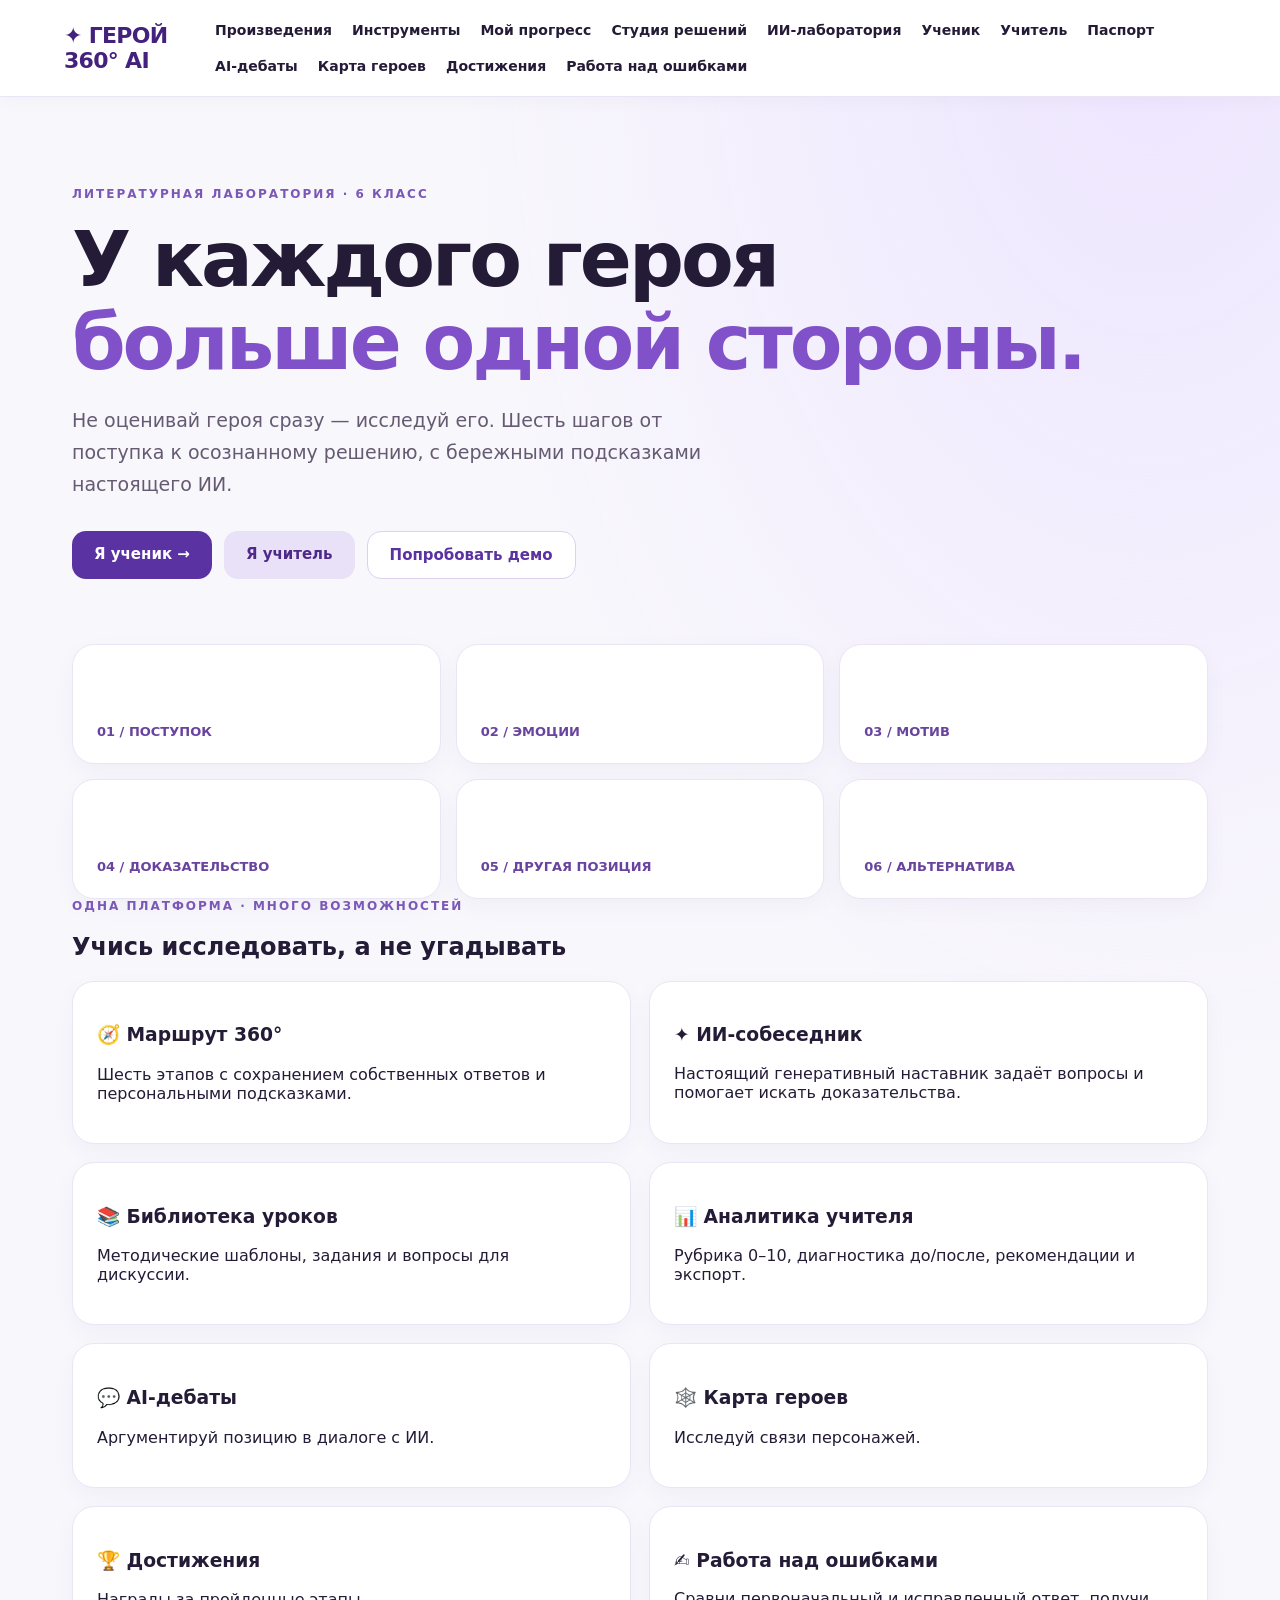
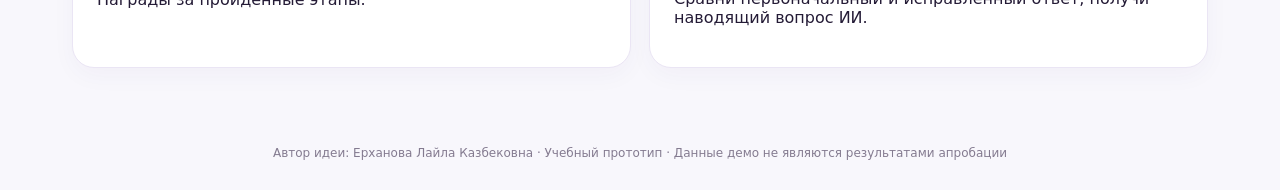
<file: index.html>
<!doctype html><html lang="ru"><head><meta charset="utf-8"><meta name="viewport" content="width=device-width,initial-scale=1"><meta name="theme-color" content="#39216d"><title>ГЕРОЙ 360° AI — литературная лаборатория</title><link rel="stylesheet" href="style.css"></head><body><header><a href="index.html" class="brand">✦ ГЕРОЙ <b>360° AI</b></a><nav><a href="works.html">Произведения</a><a href="library.html">Инструменты</a><a href="dashboard.html">Мой прогресс</a><a href="studio.html">Студия решений</a><a href="ai-lab.html">ИИ-лаборатория</a><a href="student.html">Ученик</a><a href="teacher-login.html">Учитель</a><a href="passport.html">Паспорт</a><a href="debate.html">AI-дебаты</a><a href="map.html">Карта героев</a><a href="awards.html">Достижения</a><a href="corrections.html">Работа над ошибками</a></nav></header><main class="hero"><div class="eyebrow">ЛИТЕРАТУРНАЯ ЛАБОРАТОРИЯ · 6 КЛАСС</div><h1>У каждого героя<br><em>больше одной стороны.</em></h1><p>Не оценивай героя сразу — исследуй его. Шесть шагов от поступка к осознанному решению, с бережными подсказками настоящего ИИ.</p><div class="actions"><a class="button" href="student.html">Я ученик →</a><a class="button secondary" href="teacher-login.html">Я учитель</a><a class="button ghost" href="student.html?demo=1">Попробовать демо</a></div><div class="hero-art"><span>01 / ПОСТУПОК</span><span>02 / ЭМОЦИИ</span><span>03 / МОТИВ</span><span>04 / ДОКАЗАТЕЛЬСТВО</span><span>05 / ДРУГАЯ ПОЗИЦИЯ</span><span>06 / АЛЬТЕРНАТИВА</span></div><section><div class="eyebrow">ОДНА ПЛАТФОРМА · МНОГО ВОЗМОЖНОСТЕЙ</div><h2>Учись исследовать, а не угадывать</h2><div class="grid"><a class="card" href="student.html"><h3>🧭 Маршрут 360°</h3><p>Шесть этапов с сохранением собственных ответов и персональными подсказками.</p></a><a class="card" href="ai-lab.html"><h3>✦ ИИ-собеседник</h3><p>Настоящий генеративный наставник задаёт вопросы и помогает искать доказательства.</p></a><a class="card" href="library.html"><h3>📚 Библиотека уроков</h3><p>Методические шаблоны, задания и вопросы для дискуссии.</p></a><a class="card" href="teacher-login.html"><h3>📊 Аналитика учителя</h3><p>Рубрика 0–10, диагностика до/после, рекомендации и экспорт.</p></a><a class="card" href="debate.html"><h3>💬 AI-дебаты</h3><p>Аргументируй позицию в диалоге с ИИ.</p></a><a class="card" href="map.html"><h3>🕸️ Карта героев</h3><p>Исследуй связи персонажей.</p></a><a class="card" href="awards.html"><h3>🏆 Достижения</h3><p>Награды за пройденные этапы.</p></a><a class="card" href="corrections.html"><h3>✍️ Работа над ошибками</h3><p>Сравни первоначальный и исправленный ответ, получи наводящий вопрос ИИ.</p></a></div></section></main><footer>Автор идеи: Ерханова Лайла Казбековна · Учебный прототип · Данные демо не являются результатами апробации</footer></body></html>
</file>
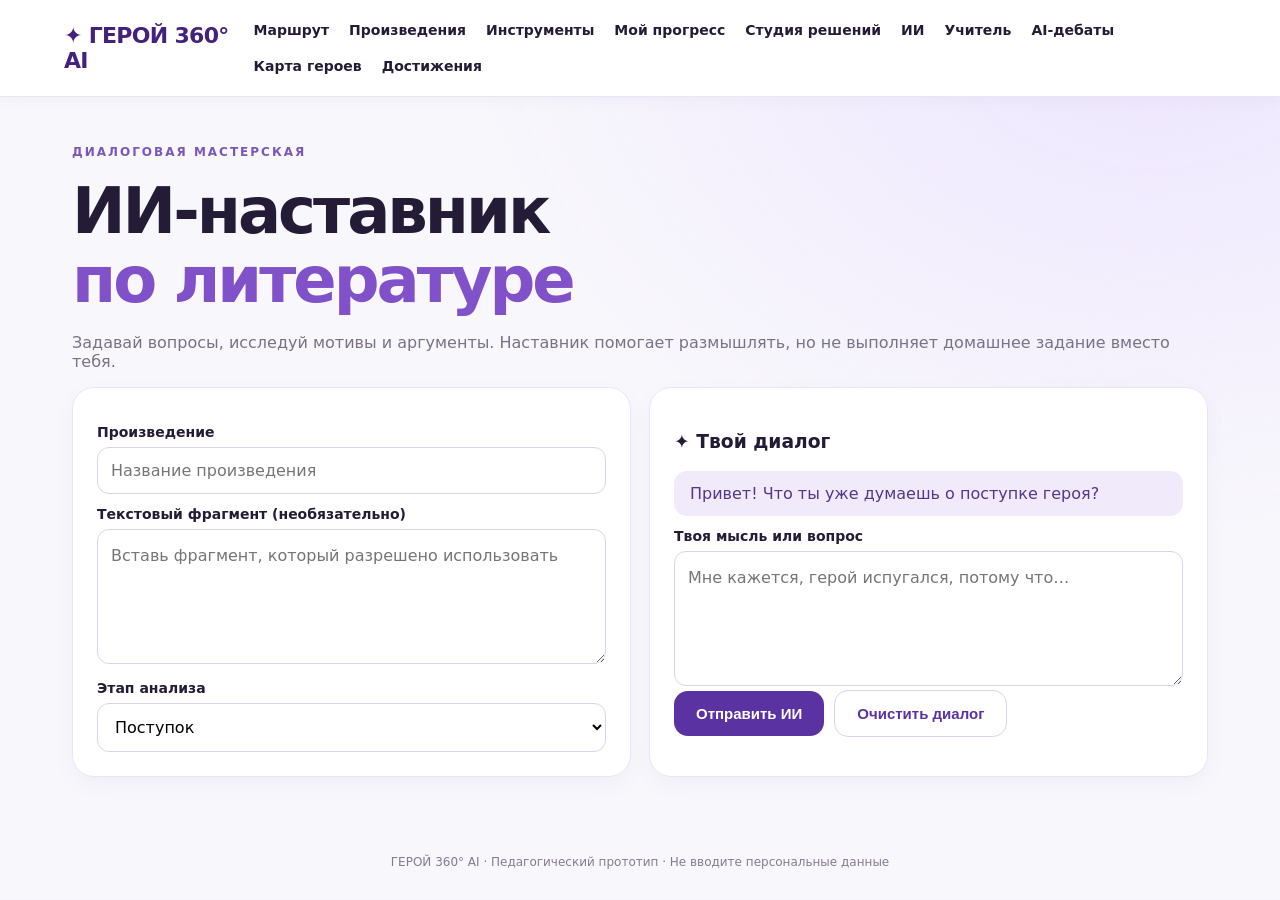
<file: ai-lab.html>
<!doctype html><html lang="ru"><head><meta charset="utf-8"><meta name="viewport" content="width=device-width,initial-scale=1"><title>ИИ-наставник — ГЕРОЙ 360° AI</title><link rel="stylesheet" href="style.css"></head><body><header><a class="brand" href="index.html">✦ ГЕРОЙ 360° AI</a><nav><a href="student.html">Маршрут</a><a href="works.html">Произведения</a><a href="library.html">Инструменты</a><a href="dashboard.html">Мой прогресс</a><a href="studio.html">Студия решений</a><a href="ai-lab.html">ИИ</a><a href="teacher.html">Учитель</a><a href="debate.html">AI-дебаты</a><a href="map.html">Карта героев</a><a href="awards.html">Достижения</a></nav></header><main><div class="eyebrow">ДИАЛОГОВАЯ МАСТЕРСКАЯ</div><h1 style="font-size:clamp(38px,5vw,64px)">ИИ-наставник<br><em>по литературе</em></h1><p class="muted">Задавай вопросы, исследуй мотивы и аргументы. Наставник помогает размышлять, но не выполняет домашнее задание вместо тебя.</p><div class="grid"><section class="card"><label for="work">Произведение</label><input id="work" placeholder="Название произведения"><label for="fragment">Текстовый фрагмент (необязательно)</label><textarea id="fragment" placeholder="Вставь фрагмент, который разрешено использовать"></textarea><label for="stage">Этап анализа</label><select id="stage"><option>Поступок</option><option>Эмоции</option><option>Мотив</option><option>Доказательство</option><option>Другая позиция</option><option>Альтернатива</option></select></section><section class="card"><h3>✦ Твой диалог</h3><div id="chatLog" class="stack" aria-live="polite"><div class="notice">Привет! Что ты уже думаешь о поступке героя?</div></div><label for="message">Твоя мысль или вопрос</label><textarea id="message" placeholder="Мне кажется, герой испугался, потому что…"></textarea><div class="row"><button id="send">Отправить ИИ</button><button class="ghost" id="clear">Очистить диалог</button></div></section></div></main><footer>ГЕРОЙ 360° AI · Педагогический прототип · Не вводите персональные данные</footer><script type="module" src="ai-lab.js"></script></body></html>
</file>
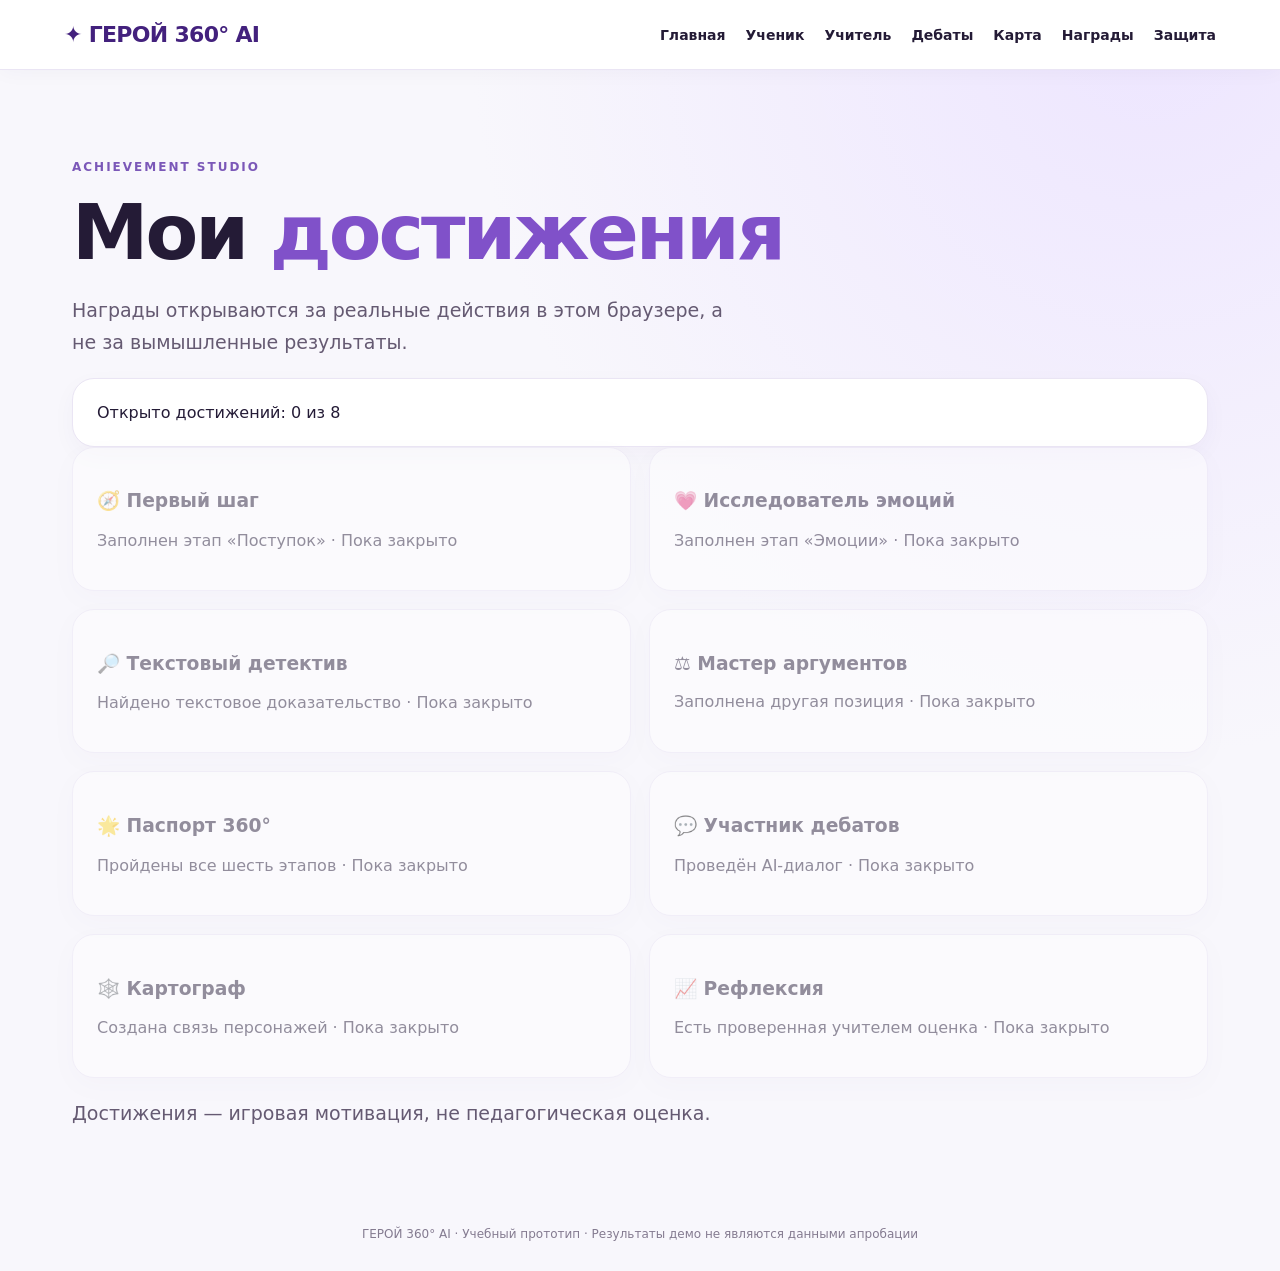
<file: awards.html>
<!doctype html><html lang="ru"><head><meta charset="utf-8"><meta name="viewport" content="width=device-width,initial-scale=1"><title>ГЕРОЙ 360° AI</title><link rel="stylesheet" href="style.css"></head><body><header><a class="brand" href="index.html">✦ ГЕРОЙ <b>360° AI</b></a><nav><a href="index.html">Главная</a><a href="student.html">Ученик</a><a href="teacher.html">Учитель</a><a href="debate.html">Дебаты</a><a href="map.html">Карта</a><a href="awards.html">Награды</a><a href="showcase.html">Защита</a></nav></header><main class="hero"><div class="eyebrow">ACHIEVEMENT STUDIO</div><h1>Мои <em>достижения</em></h1><p>Награды открываются за реальные действия в этом браузере, а не за вымышленные результаты.</p><div id="stats" class="card"></div><div id="badges" class="grid"></div><p class="small">Достижения — игровая мотивация, не педагогическая оценка.</p><script type="module" src="awards.js"></script></main><footer>ГЕРОЙ 360° AI · Учебный прототип · Результаты демо не являются данными апробации</footer></body></html>
</file>
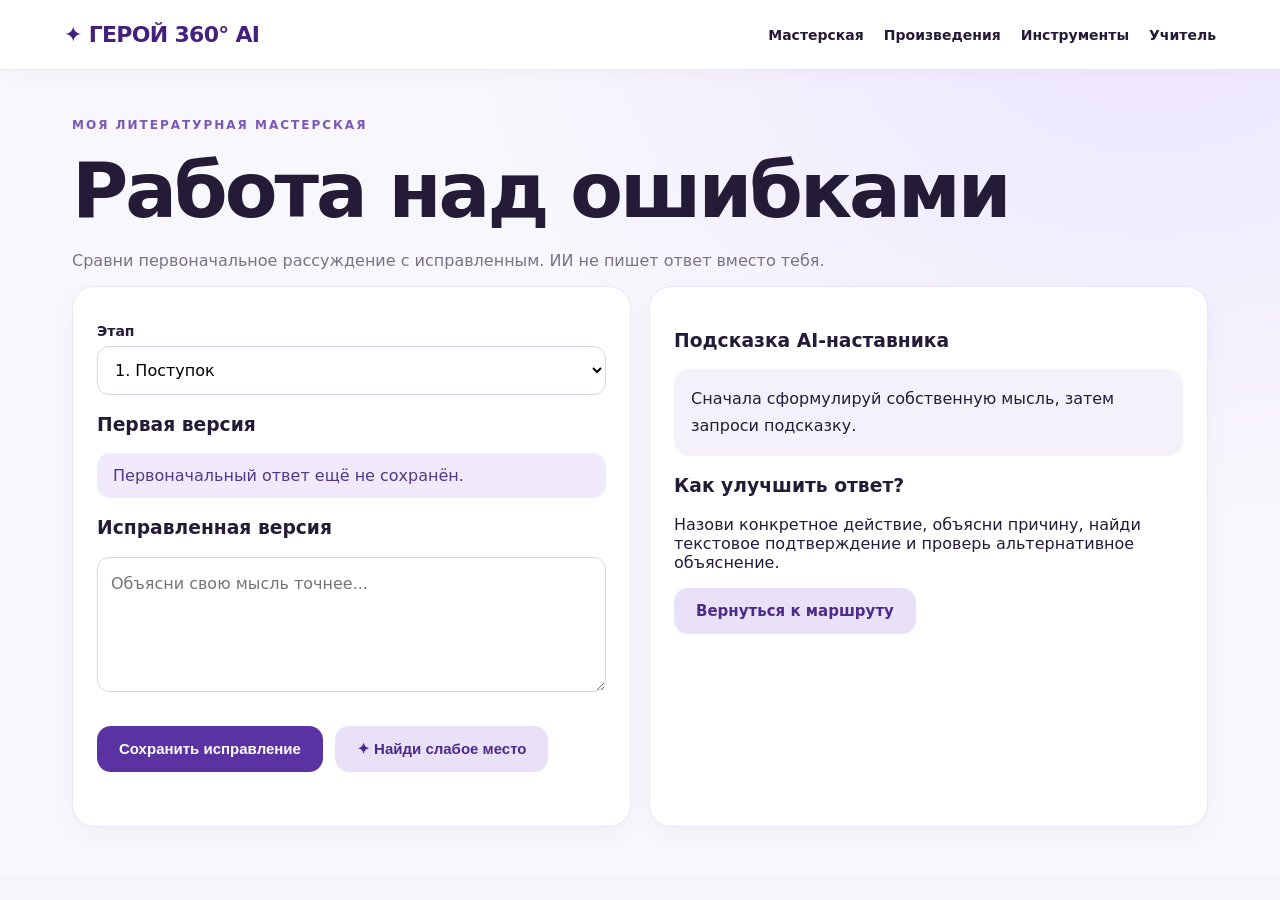
<file: corrections.html>
<!doctype html><html lang="ru"><head><meta charset="utf-8"><meta name="viewport" content="width=device-width,initial-scale=1"><title>Работа над ошибками — ГЕРОЙ 360° AI</title><link rel="stylesheet" href="style.css"></head><body><header><a class="brand" href="index.html">✦ ГЕРОЙ 360° AI</a><nav><a href="student.html">Мастерская</a><a href="works.html">Произведения</a><a href="library.html">Инструменты</a><a href="teacher.html">Учитель</a></nav></header><main><div class="eyebrow">МОЯ ЛИТЕРАТУРНАЯ МАСТЕРСКАЯ</div><h1>Работа над ошибками</h1><p class="muted">Сравни первоначальное рассуждение с исправленным. ИИ не пишет ответ вместо тебя.</p><div class="grid"><section class="card"><label>Этап</label><select id="stage"></select><h3>Первая версия</h3><div id="original" class="notice"></div><h3>Исправленная версия</h3><textarea id="corrected" placeholder="Объясни свою мысль точнее..."></textarea><div class="actions"><button id="save">Сохранить исправление</button><button class="secondary" id="hint">✦ Найди слабое место</button></div><p id="status" aria-live="polite"></p></section><section class="card"><h3>Подсказка AI-наставника</h3><div id="aiOutput" class="output">Сначала сформулируй собственную мысль, затем запроси подсказку.</div><h3>Как улучшить ответ?</h3><p>Назови конкретное действие, объясни причину, найди текстовое подтверждение и проверь альтернативное объяснение.</p><a class="button secondary" href="student.html">Вернуться к маршруту</a></section></div></main><script type="module" src="corrections.js"></script></body></html>
</file>
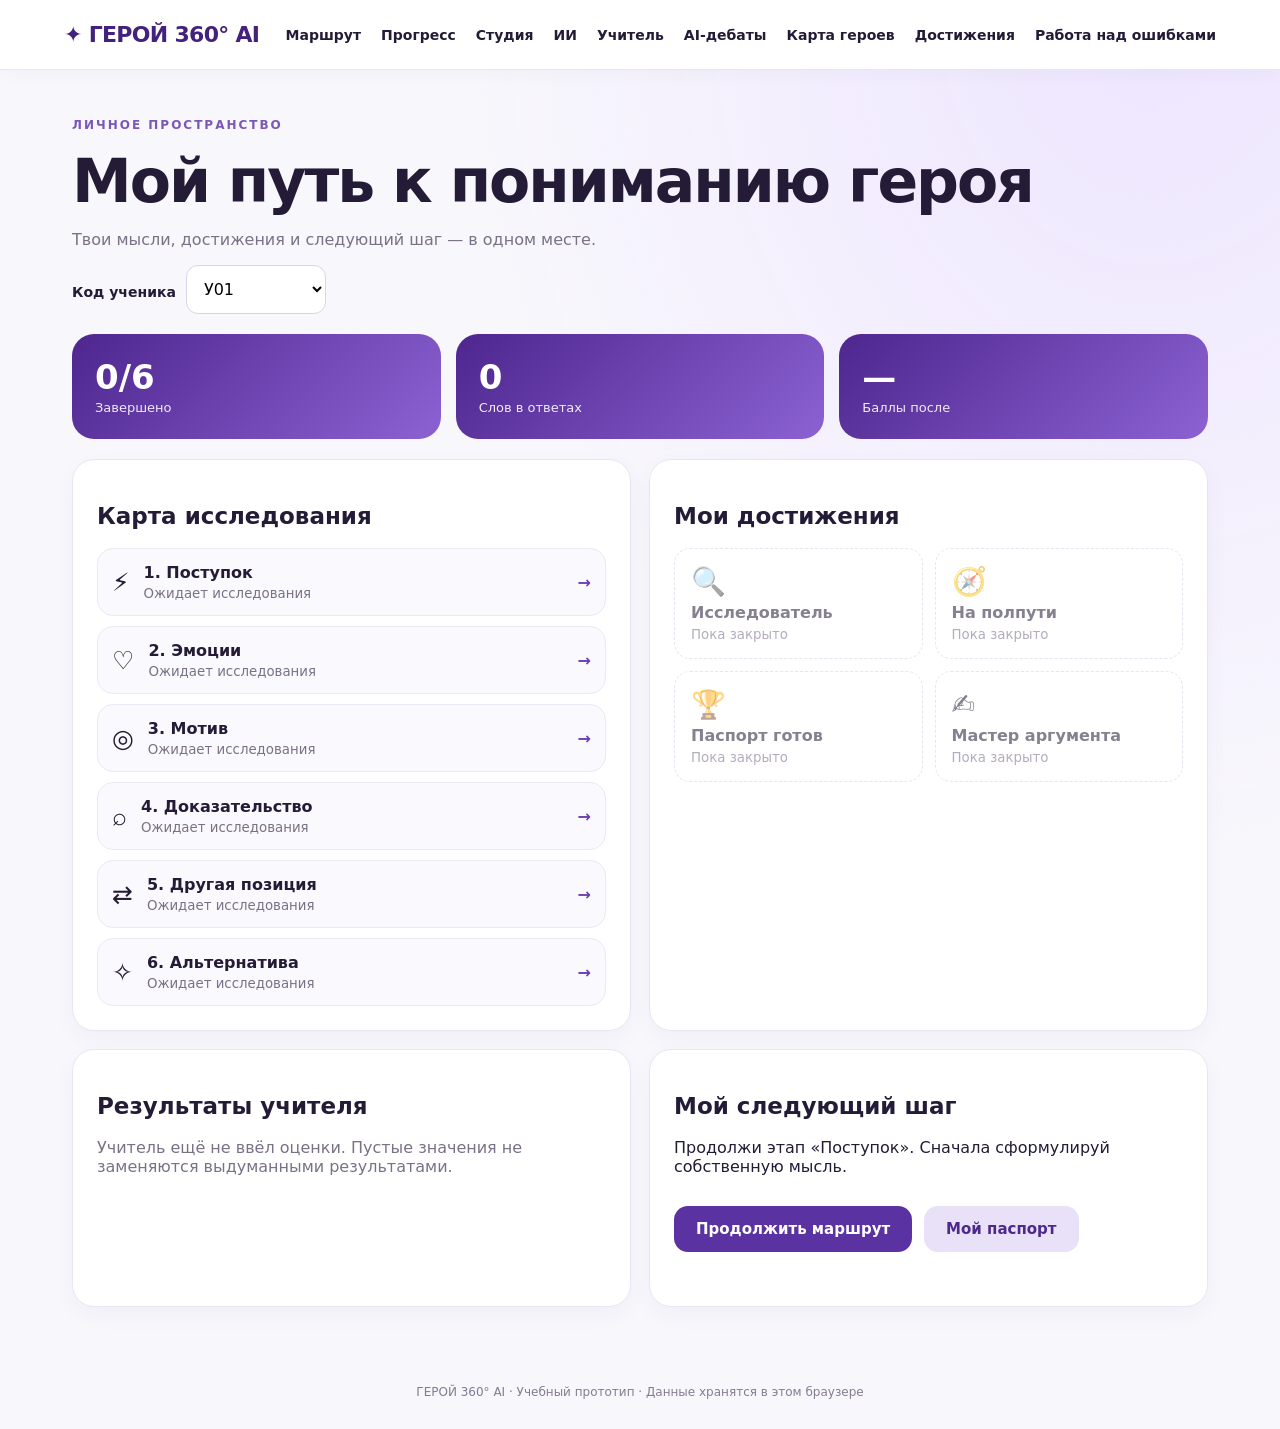
<file: dashboard.html>
<!doctype html><html lang="ru"><head><meta charset="utf-8"><meta name="viewport" content="width=device-width,initial-scale=1"><meta name="theme-color" content="#39216d"><link rel="stylesheet" href="style.css"><title>Мой прогресс — ГЕРОЙ 360° AI</title></head><body><header><a href="index.html" class="brand">✦ ГЕРОЙ <b>360° AI</b></a><nav><a href="student.html">Маршрут</a><a href="dashboard.html">Прогресс</a><a href="studio.html">Студия</a><a href="ai-lab.html">ИИ</a><a href="teacher.html">Учитель</a><a href="debate.html">AI-дебаты</a><a href="map.html">Карта героев</a><a href="awards.html">Достижения</a><a href="corrections.html">Работа над ошибками</a></nav></header><main><div class="eyebrow">ЛИЧНОЕ ПРОСТРАНСТВО</div><h1 class="page-heading">Мой путь к пониманию героя</h1><p class="muted">Твои мысли, достижения и следующий шаг — в одном месте.</p><div class="row"><label for="profile">Код ученика</label><select id="profile" style="max-width:140px"></select></div><div class="stats" id="metrics"></div><div class="grid"><section class="card"><h2>Карта исследования</h2><div id="map" class="journey"></div></section><section class="card"><h2>Мои достижения</h2><div id="awards" class="award-grid"></div></section><section class="card"><h2>Результаты учителя</h2><div id="evaluation"></div></section><section class="card"><h2>Мой следующий шаг</h2><p id="nextTask"></p><div class="actions"><a class="button" href="student.html">Продолжить маршрут</a><a class="button secondary" href="passport.html">Мой паспорт</a></div></section></div></main><footer>ГЕРОЙ 360° AI · Учебный прототип · Данные хранятся в этом браузере</footer><script type="module" src="dashboard.js"></script></body></html>
</file>
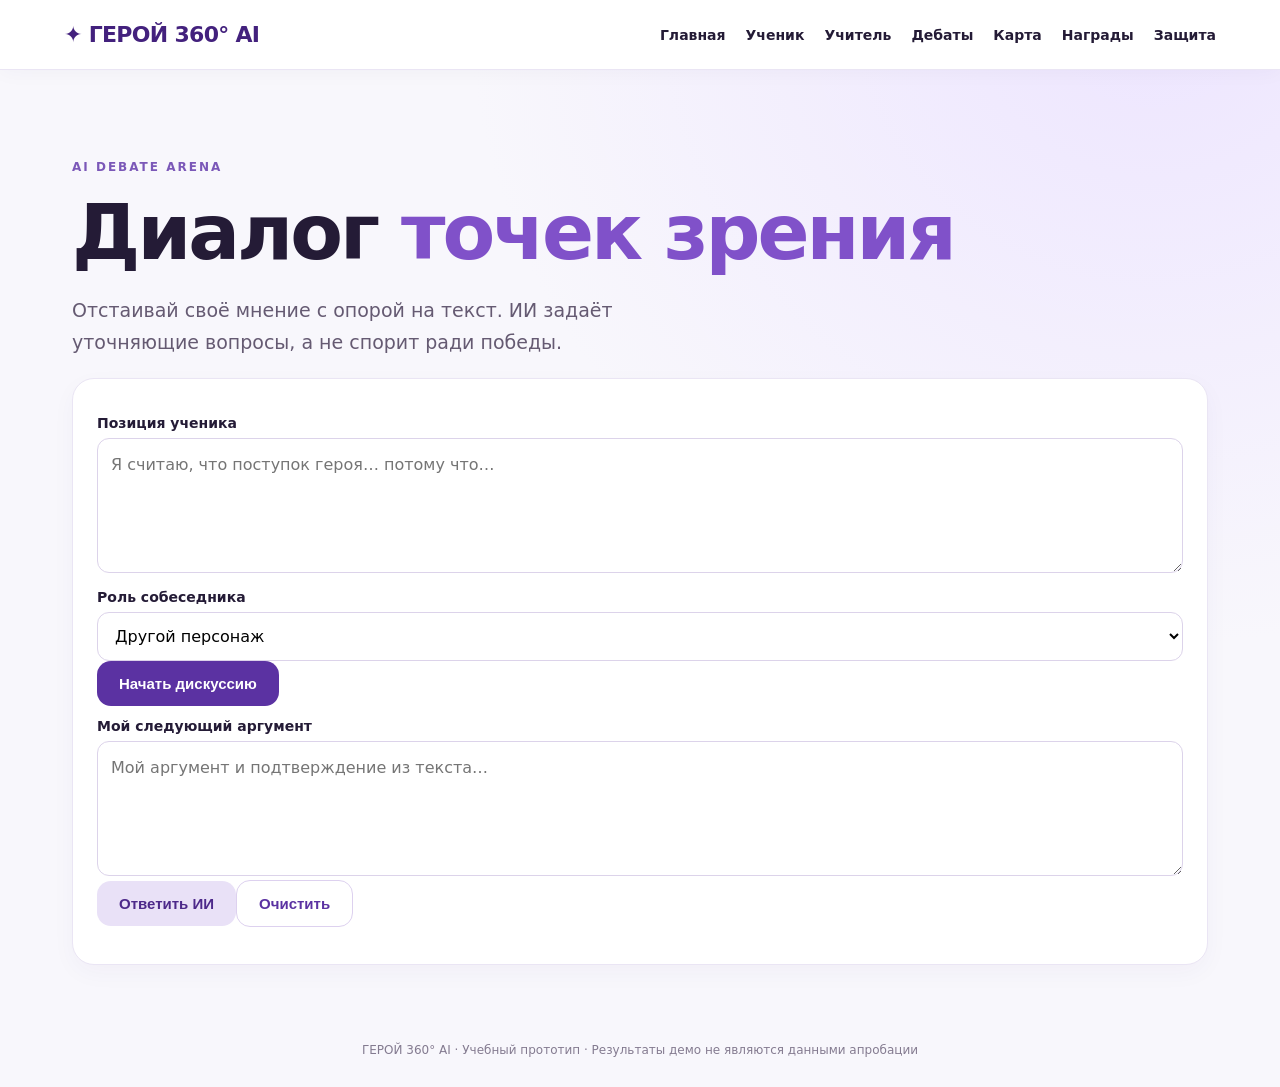
<file: debate.html>
<!doctype html><html lang="ru"><head><meta charset="utf-8"><meta name="viewport" content="width=device-width,initial-scale=1"><title>ГЕРОЙ 360° AI</title><link rel="stylesheet" href="style.css"></head><body><header><a class="brand" href="index.html">✦ ГЕРОЙ <b>360° AI</b></a><nav><a href="index.html">Главная</a><a href="student.html">Ученик</a><a href="teacher.html">Учитель</a><a href="debate.html">Дебаты</a><a href="map.html">Карта</a><a href="awards.html">Награды</a><a href="showcase.html">Защита</a></nav></header><main class="hero"><div class="eyebrow">AI DEBATE ARENA</div><h1>Диалог <em>точек зрения</em></h1><p>Отстаивай своё мнение с опорой на текст. ИИ задаёт уточняющие вопросы, а не спорит ради победы.</p><div class="card"><label>Позиция ученика</label><textarea id="thesis" rows="3" placeholder="Я считаю, что поступок героя… потому что…"></textarea><label>Роль собеседника</label><select id="role"><option>Другой персонаж</option><option>Внимательный читатель</option><option>Литературный критик</option></select><button id="start" class="button">Начать дискуссию</button><div id="log" aria-live="polite"></div><label>Мой следующий аргумент</label><textarea id="reply" rows="3" placeholder="Мой аргумент и подтверждение из текста…"></textarea><button id="send" class="button secondary">Ответить ИИ</button><button id="reset" class="button ghost">Очистить</button><p id="status" class="small"></p></div><script type="module" src="debate.js"></script></main><footer>ГЕРОЙ 360° AI · Учебный прототип · Результаты демо не являются данными апробации</footer></body></html>
</file>
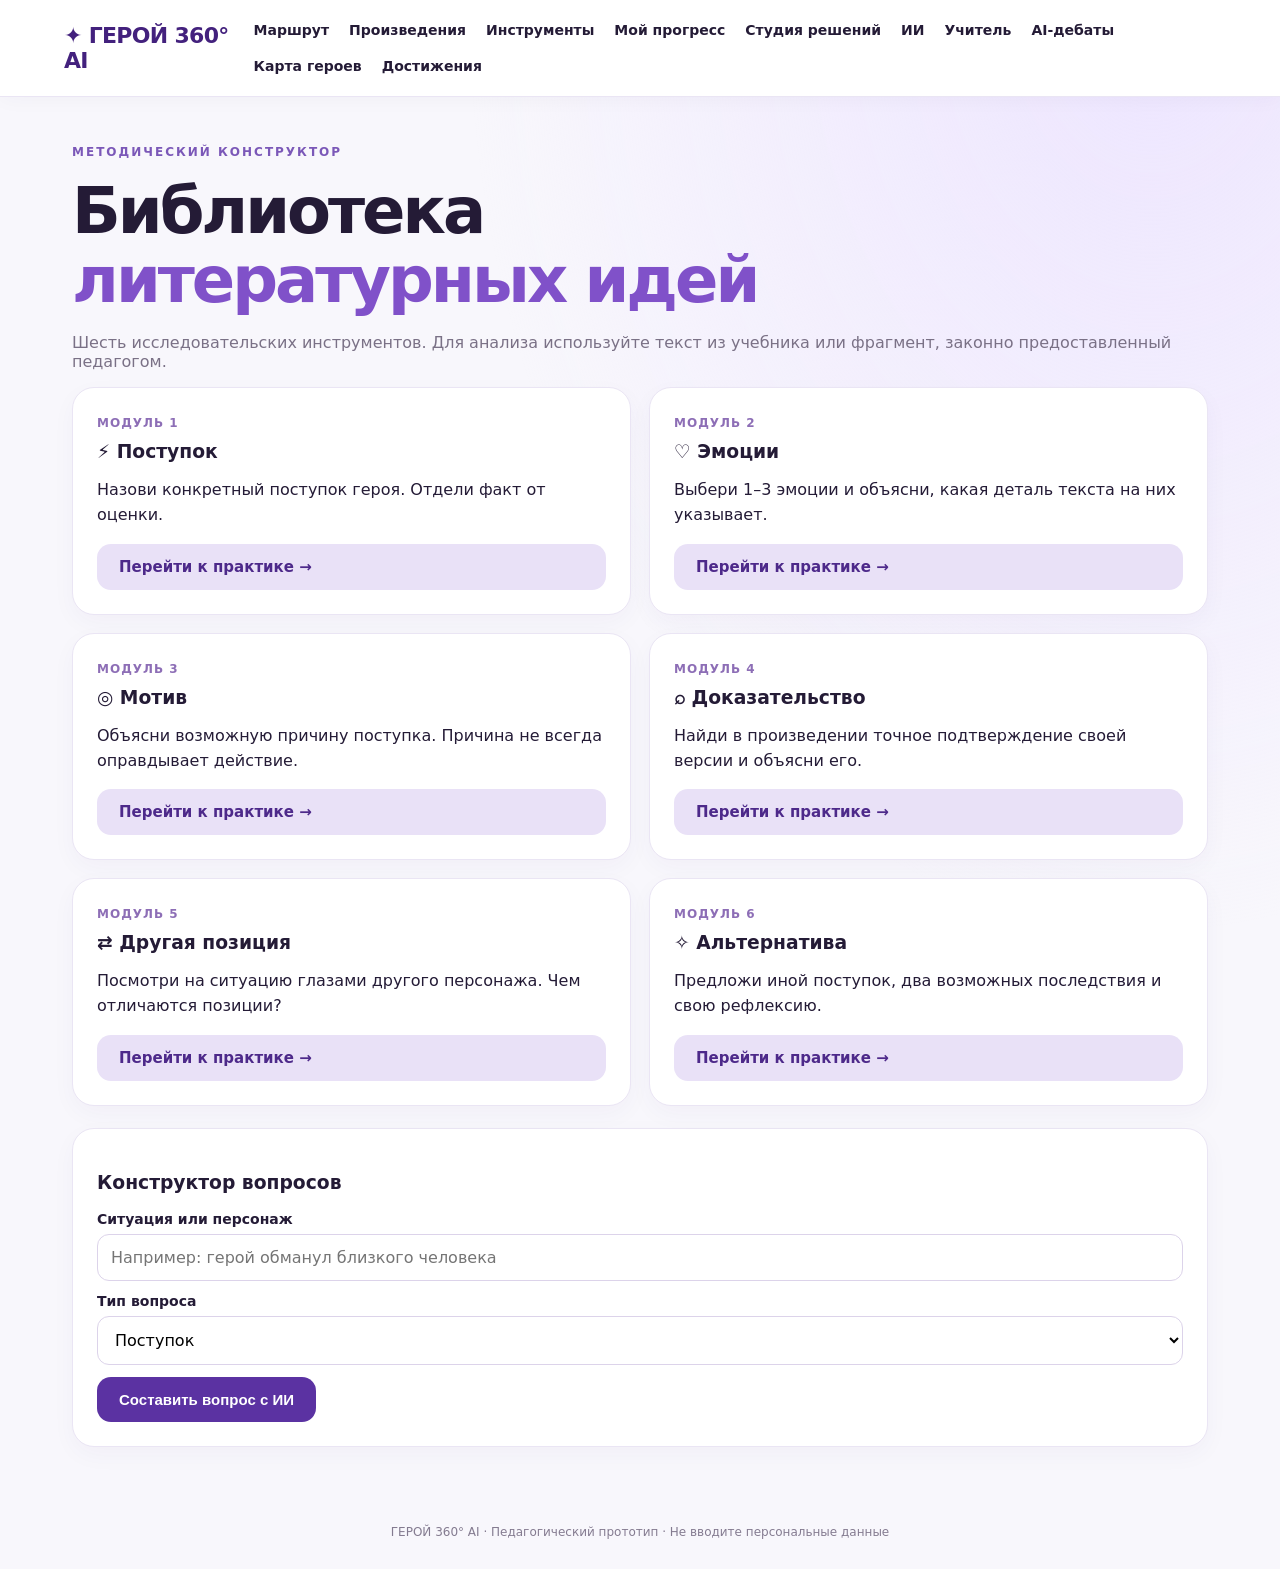
<file: library.html>
<!doctype html><html lang="ru"><head><meta charset="utf-8"><meta name="viewport" content="width=device-width,initial-scale=1"><title>Библиотека — ГЕРОЙ 360° AI</title><link rel="stylesheet" href="style.css"></head><body><header><a class="brand" href="index.html">✦ ГЕРОЙ 360° AI</a><nav><a href="student.html">Маршрут</a><a href="works.html">Произведения</a><a href="library.html">Инструменты</a><a href="dashboard.html">Мой прогресс</a><a href="studio.html">Студия решений</a><a href="ai-lab.html">ИИ</a><a href="teacher.html">Учитель</a><a href="debate.html">AI-дебаты</a><a href="map.html">Карта героев</a><a href="awards.html">Достижения</a></nav></header><main><div class="eyebrow">МЕТОДИЧЕСКИЙ КОНСТРУКТОР</div><h1 style="font-size:clamp(38px,5vw,64px)">Библиотека<br><em>литературных идей</em></h1><p class="muted">Шесть исследовательских инструментов. Для анализа используйте текст из учебника или фрагмент, законно предоставленный педагогом.</p><div class="grid" id="libraryCards"></div><div class="card" style="margin-top:22px"><h3>Конструктор вопросов</h3><label for="topic">Ситуация или персонаж</label><input id="topic" placeholder="Например: герой обманул близкого человека"><label for="kind">Тип вопроса</label><select id="kind"><option>Поступок</option><option>Эмоции</option><option>Мотив</option><option>Доказательство</option><option>Другая позиция</option><option>Альтернатива</option></select><button id="generate" style="margin-top:12px">Составить вопрос с ИИ</button><div class="output hidden" id="generated" style="margin-top:15px"></div></div></main><footer>ГЕРОЙ 360° AI · Педагогический прототип · Не вводите персональные данные</footer><script type="module" src="library.js"></script></body></html>
</file>
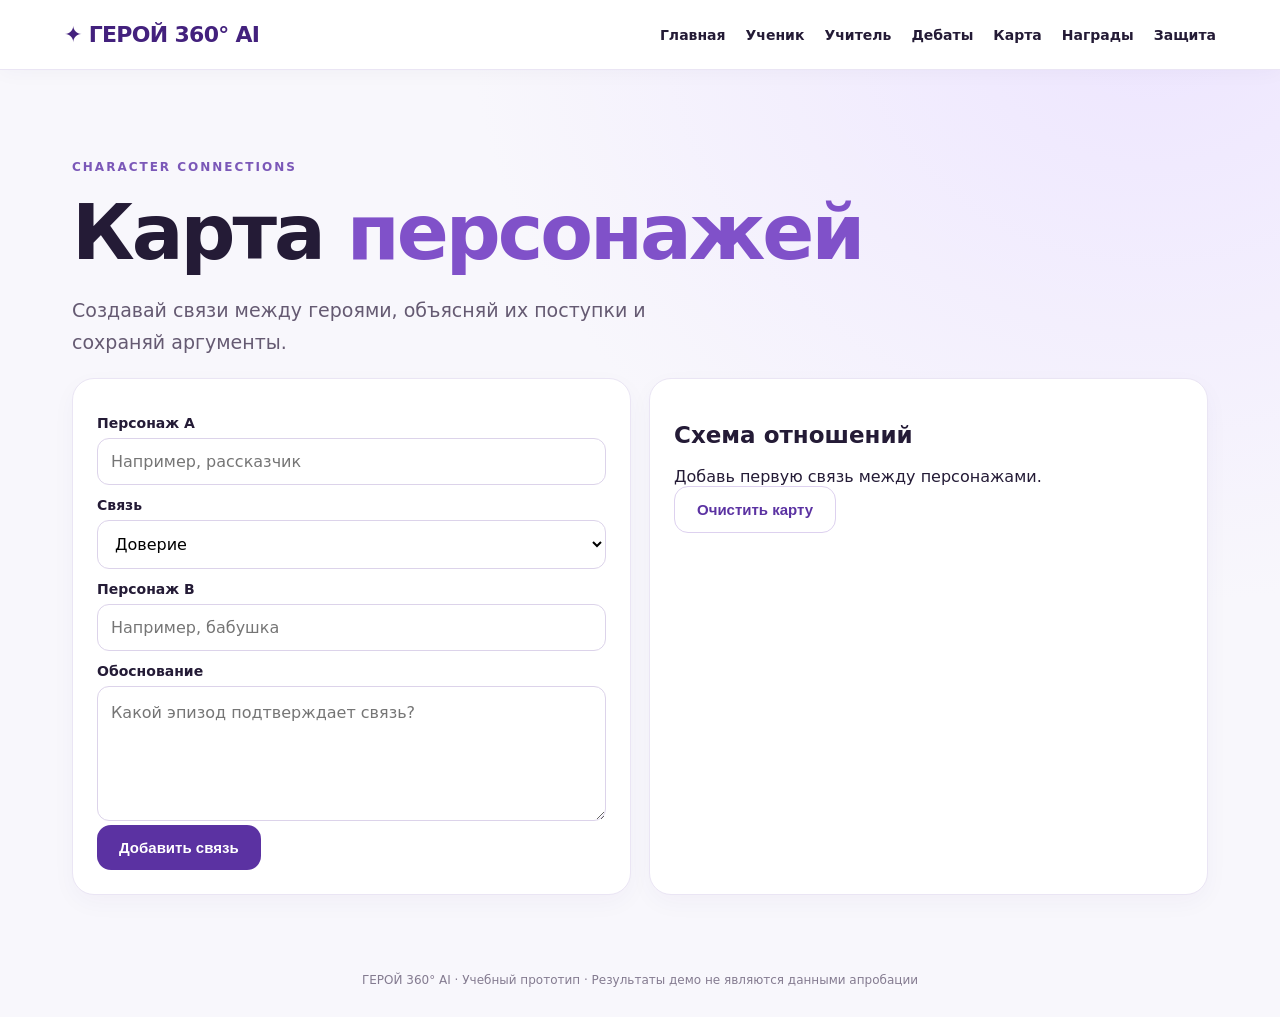
<file: map.html>
<!doctype html><html lang="ru"><head><meta charset="utf-8"><meta name="viewport" content="width=device-width,initial-scale=1"><title>ГЕРОЙ 360° AI</title><link rel="stylesheet" href="style.css"></head><body><header><a class="brand" href="index.html">✦ ГЕРОЙ <b>360° AI</b></a><nav><a href="index.html">Главная</a><a href="student.html">Ученик</a><a href="teacher.html">Учитель</a><a href="debate.html">Дебаты</a><a href="map.html">Карта</a><a href="awards.html">Награды</a><a href="showcase.html">Защита</a></nav></header><main class="hero"><div class="eyebrow">CHARACTER CONNECTIONS</div><h1>Карта <em>персонажей</em></h1><p>Создавай связи между героями, объясняй их поступки и сохраняй аргументы.</p><div class="grid"><div class="card"><label>Персонаж A</label><input id="a" placeholder="Например, рассказчик"><label>Связь</label><select id="relation"><option>Доверие</option><option>Конфликт</option><option>Поддержка</option><option>Обман</option><option>Забота</option><option>Другая связь</option></select><label>Персонаж B</label><input id="b" placeholder="Например, бабушка"><label>Обоснование</label><textarea id="proof" rows="3" placeholder="Какой эпизод подтверждает связь?"></textarea><button id="add" class="button">Добавить связь</button></div><div class="card"><h2>Схема отношений</h2><div id="links"></div><button id="clear" class="button ghost">Очистить карту</button></div></div><script type="module" src="map.js"></script></main><footer>ГЕРОЙ 360° AI · Учебный прототип · Результаты демо не являются данными апробации</footer></body></html>
</file>
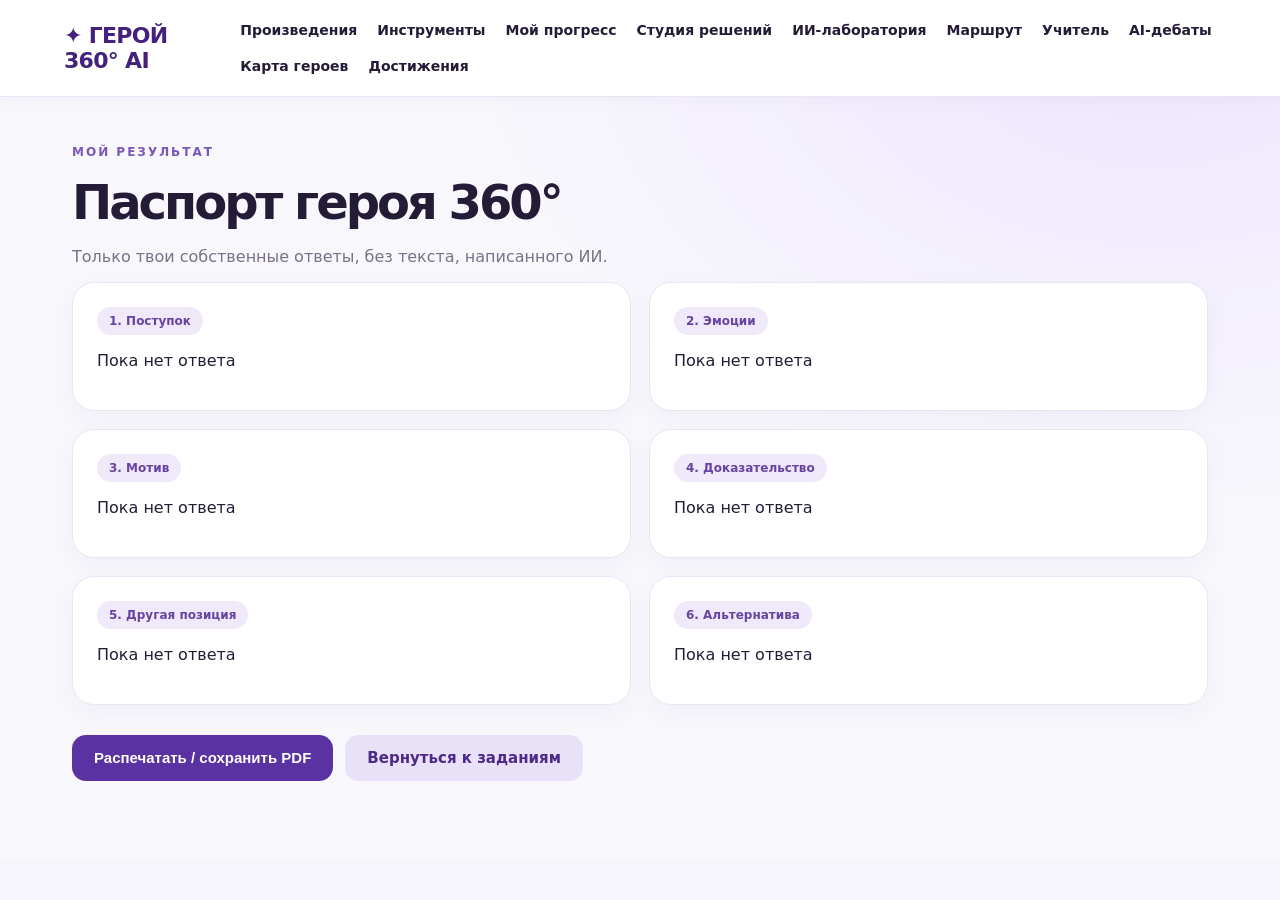
<file: passport.html>
<!doctype html><html lang="ru"><head><meta charset="utf-8"><meta name="viewport" content="width=device-width,initial-scale=1"><title>Паспорт героя — ГЕРОЙ 360° AI</title><link rel="stylesheet" href="style.css"></head><body><header><a href="index.html" class="brand">✦ ГЕРОЙ 360° AI</a><nav><a href="works.html">Произведения</a><a href="library.html">Инструменты</a><a href="dashboard.html">Мой прогресс</a><a href="studio.html">Студия решений</a><a href="ai-lab.html">ИИ-лаборатория</a><a href="student.html">Маршрут</a><a href="teacher.html">Учитель</a><a href="debate.html">AI-дебаты</a><a href="map.html">Карта героев</a><a href="awards.html">Достижения</a></nav></header><main><div class="eyebrow">МОЙ РЕЗУЛЬТАТ</div><h1 style="font-size:48px">Паспорт героя 360°</h1><p class="muted">Только твои собственные ответы, без текста, написанного ИИ.</p><div id="passport" class="grid"></div><div class="actions"><button onclick="print()">Распечатать / сохранить PDF</button><a class="button secondary" href="student.html">Вернуться к заданиям</a></div></main><script type="module">import{stages,lesson,answers,escapeHTML,code}from './common.js';document.getElementById('passport').innerHTML=stages.map((s,i)=>`<div class="card"><span class="pill">${i+1}. ${s.name}</span><p>${escapeHTML(answers()[i]||'Пока нет ответа')}</p></div>`).join('');</script></body></html>
</file>
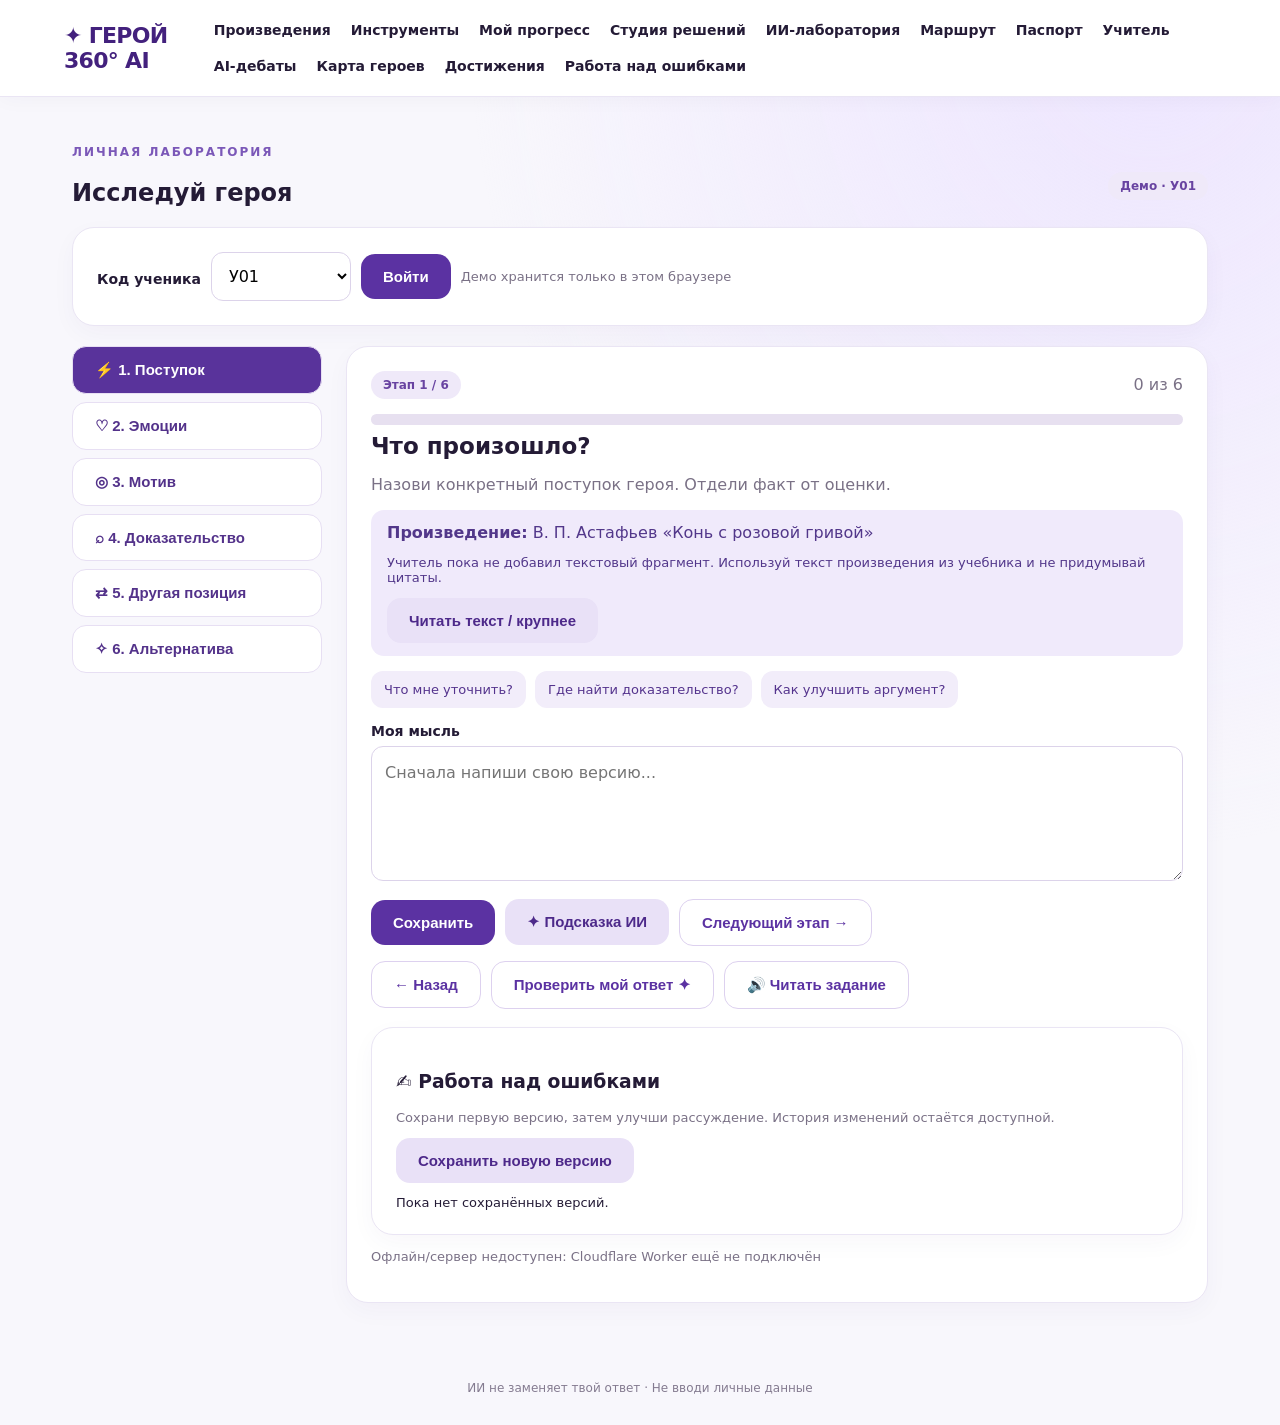
<file: student.html>
<!doctype html><html lang="ru"><head><meta charset="utf-8"><meta name="viewport" content="width=device-width,initial-scale=1"><title>Ученик — ГЕРОЙ 360° AI</title><link rel="stylesheet" href="style.css"></head><body><header><a class="brand" href="index.html">✦ ГЕРОЙ 360° AI</a><nav><a href="works.html">Произведения</a><a href="library.html">Инструменты</a><a href="dashboard.html">Мой прогресс</a><a href="studio.html">Студия решений</a><a href="ai-lab.html">ИИ-лаборатория</a><a href="student.html">Маршрут</a><a href="passport.html">Паспорт</a><a href="teacher.html">Учитель</a><a href="debate.html">AI-дебаты</a><a href="map.html">Карта героев</a><a href="awards.html">Достижения</a><a href="corrections.html">Работа над ошибками</a></nav></header><main><div class="row space"><div><div class="eyebrow">ЛИЧНАЯ ЛАБОРАТОРИЯ</div><h2>Исследуй героя</h2></div><span class="pill" id="who">Демо · У01</span></div><div class="card" style="margin-bottom:20px"><div class="row"><label for="studentCode">Код ученика</label><select id="studentCode" style="max-width:140px"></select><button id="enter">Войти</button><span class="muted small">Демо хранится только в этом браузере</span></div></div><div class="layout"><aside class="sidebar" id="steps"></aside><section><div class="card"><div class="row space"><span class="pill" id="counter">Этап 1 / 6</span><span class="muted" id="complete">0 из 6</span></div><div class="progress" style="margin-top:15px"><div id="bar" style="width:0%"></div></div><h2 class="stage-title" id="title"></h2><p class="muted" id="task"></p><div class="notice"><b>Произведение:</b> <span id="workName"></span><p id="fragmentView" class="small">Учитель пока не добавил текстовый фрагмент. Используй текст произведения из учебника и не придумывай цитаты.</p><button class="secondary" id="read">Читать текст / крупнее</button></div><div id="extras"></div><div class="chip-list" id="quickPrompts"></div><label for="answer">Моя мысль</label><textarea id="answer" placeholder="Сначала напиши свою версию..."></textarea><div class="row" style="margin-top:14px"><button id="save">Сохранить</button><button class="secondary" id="hint">✦ Подсказка ИИ</button><button class="ghost" id="next">Следующий этап →</button></div><div class="row" style="margin-top:15px"><button class="ghost" id="prev">← Назад</button><button class="ghost" id="check">Проверить мой ответ ✦</button><button class="ghost" id="speak">🔊 Читать задание</button></div><section class="card" style="margin-top:18px"><h3>✍️ Работа над ошибками</h3><p class="muted small">Сохрани первую версию, затем улучши рассуждение. История изменений остаётся доступной.</p><button class="secondary" id="revisionSave">Сохранить новую версию</button><div id="revisions" class="small" style="margin-top:12px"></div></section><div id="status" class="muted small" style="margin:14px 0"></div><div id="aiBox" class="output hidden" aria-live="polite"></div></div></section></div></main><footer>ИИ не заменяет твой ответ · Не вводи личные данные</footer><script type="module" src="student.js"></script></body></html>
</file>
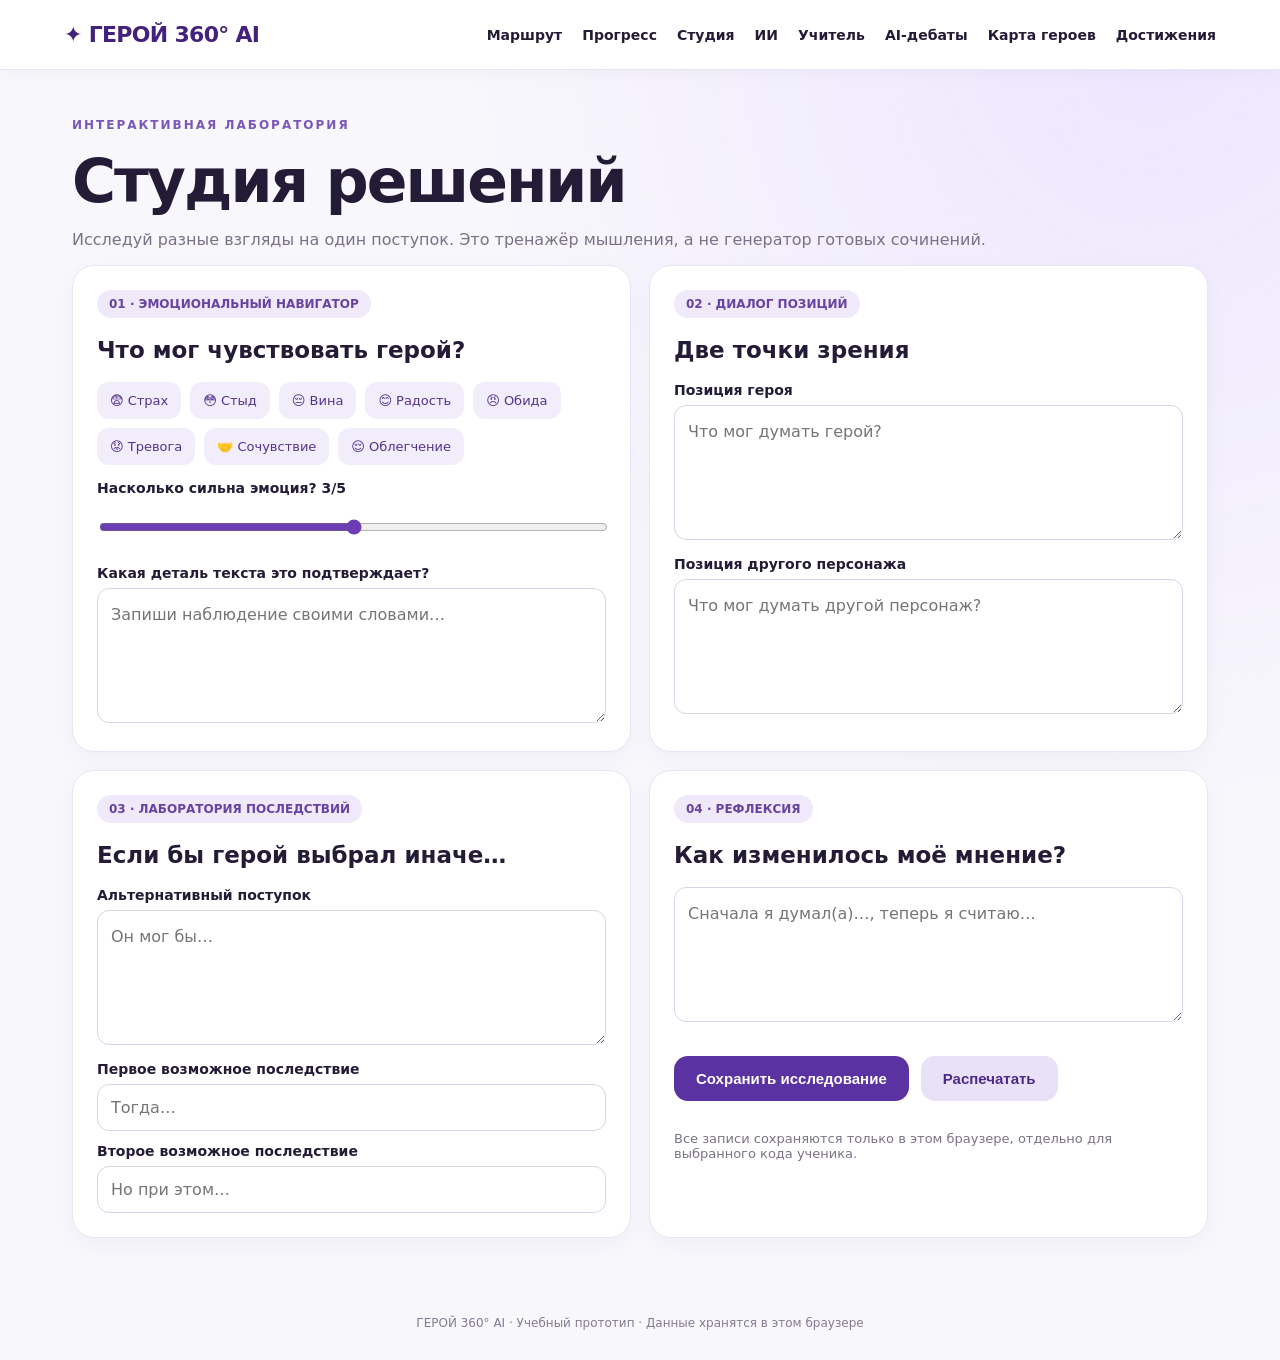
<file: studio.html>
<!doctype html><html lang="ru"><head><meta charset="utf-8"><meta name="viewport" content="width=device-width,initial-scale=1"><meta name="theme-color" content="#39216d"><link rel="stylesheet" href="style.css"><title>Студия решений — ГЕРОЙ 360° AI</title></head><body><header><a href="index.html" class="brand">✦ ГЕРОЙ <b>360° AI</b></a><nav><a href="student.html">Маршрут</a><a href="dashboard.html">Прогресс</a><a href="studio.html">Студия</a><a href="ai-lab.html">ИИ</a><a href="teacher.html">Учитель</a><a href="debate.html">AI-дебаты</a><a href="map.html">Карта героев</a><a href="awards.html">Достижения</a></nav></header><main><div class="eyebrow">ИНТЕРАКТИВНАЯ ЛАБОРАТОРИЯ</div><h1 class="page-heading">Студия решений</h1><p class="muted">Исследуй разные взгляды на один поступок. Это тренажёр мышления, а не генератор готовых сочинений.</p><div class="grid"><section class="card"><span class="pill">01 · ЭМОЦИОНАЛЬНЫЙ НАВИГАТОР</span><h2>Что мог чувствовать герой?</h2><div class="chip-list" id="emotions"></div><label for="intensity">Насколько сильна эмоция? <output id="strength">3</output>/5</label><input id="intensity" type="range" min="1" max="5" value="3"><label for="evidence">Какая деталь текста это подтверждает?</label><textarea id="evidence" placeholder="Запиши наблюдение своими словами…"></textarea></section><section class="card"><span class="pill">02 · ДИАЛОГ ПОЗИЦИЙ</span><h2>Две точки зрения</h2><label for="heroView">Позиция героя</label><textarea id="heroView" placeholder="Что мог думать герой?"></textarea><label for="otherView">Позиция другого персонажа</label><textarea id="otherView" placeholder="Что мог думать другой персонаж?"></textarea></section><section class="card"><span class="pill">03 · ЛАБОРАТОРИЯ ПОСЛЕДСТВИЙ</span><h2>Если бы герой выбрал иначе…</h2><label for="choice">Альтернативный поступок</label><textarea id="choice" placeholder="Он мог бы…"></textarea><label for="effect1">Первое возможное последствие</label><input id="effect1" placeholder="Тогда…"><label for="effect2">Второе возможное последствие</label><input id="effect2" placeholder="Но при этом…"></section><section class="card"><span class="pill">04 · РЕФЛЕКСИЯ</span><h2>Как изменилось моё мнение?</h2><textarea id="reflection" placeholder="Сначала я думал(а)…, теперь я считаю…"></textarea><div class="actions"><button id="saveStudio">Сохранить исследование</button><button class="secondary" id="printStudio">Распечатать</button></div><p id="studioStatus" class="muted" aria-live="polite"></p><p class="small muted">Все записи сохраняются только в этом браузере, отдельно для выбранного кода ученика.</p></section></div></main><footer>ГЕРОЙ 360° AI · Учебный прототип · Данные хранятся в этом браузере</footer><script type="module" src="studio.js"></script></body></html>
</file>
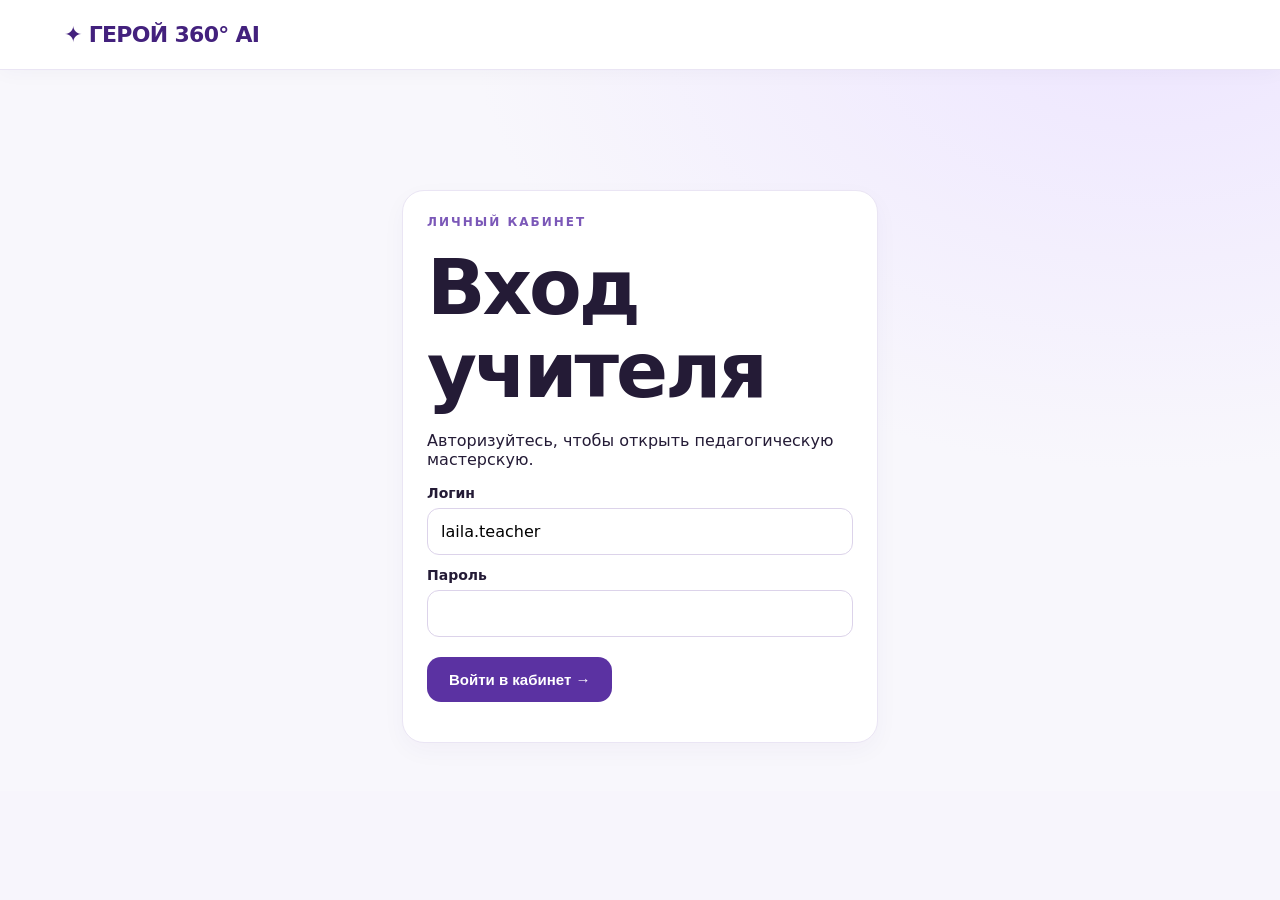
<file: teacher-login.html>
<!doctype html><html lang="ru"><head><meta charset="utf-8"><meta name="viewport" content="width=device-width,initial-scale=1"><title>Вход учителя · ГЕРОЙ 360° AI</title><link rel="stylesheet" href="style.css"></head><body><header><a class="brand" href="index.html">✦ ГЕРОЙ 360° AI</a></header><main style="max-width:520px;margin:8vh auto"><section class="card"><div class="eyebrow">ЛИЧНЫЙ КАБИНЕТ</div><h1>Вход учителя</h1><p>Авторизуйтесь, чтобы открыть педагогическую мастерскую.</p><form id="login"><label for="username">Логин</label><input id="username" autocomplete="username" required value="laila.teacher"><label for="password">Пароль</label><input id="password" type="password" autocomplete="current-password" required><button style="margin-top:20px" type="submit">Войти в кабинет →</button><p id="message" role="alert"></p></form></section></main><script type="module" src="teacher-auth.js"></script></body></html>
</file>
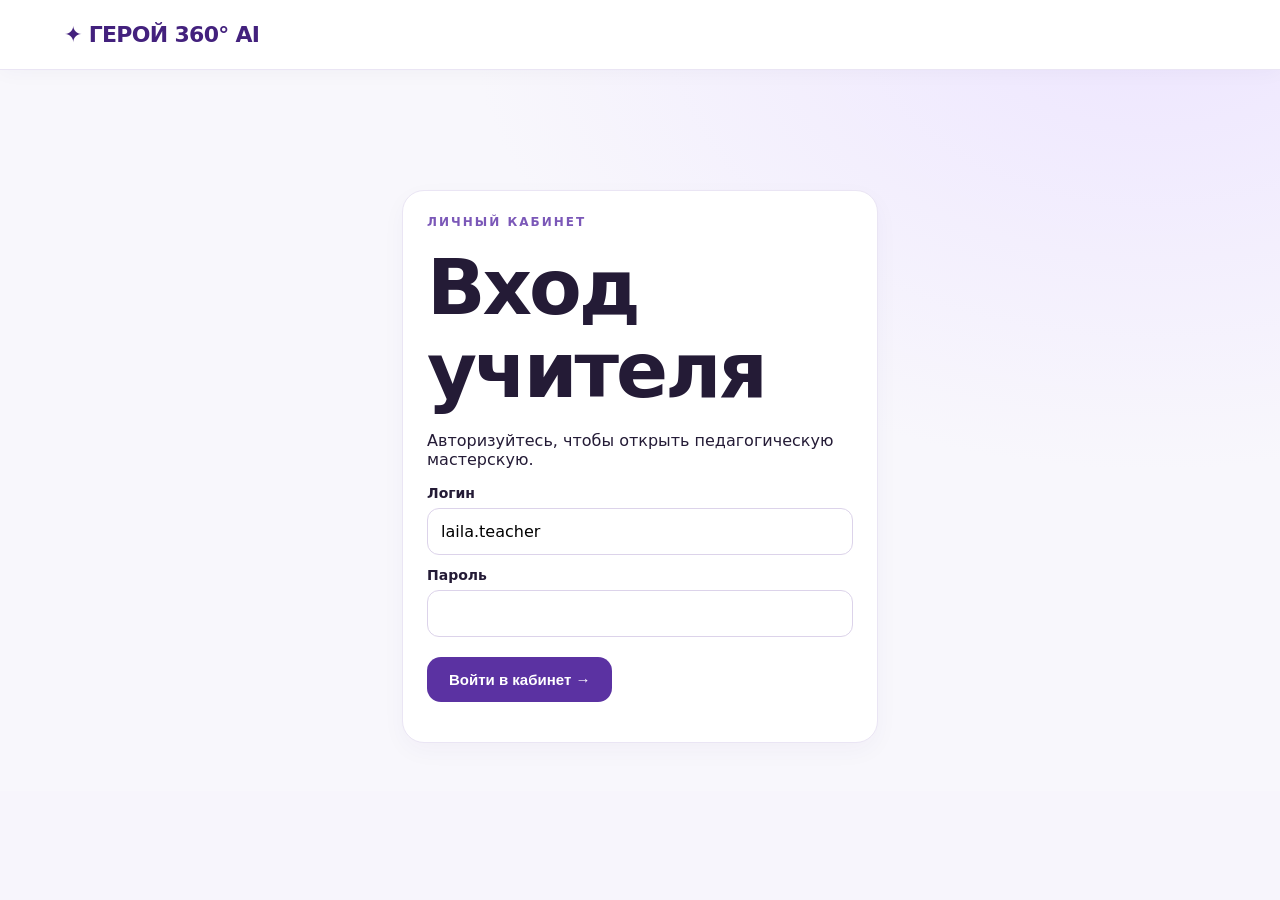
<file: teacher.html>
<!doctype html><html lang="ru"><head><meta charset="utf-8"><meta name="viewport" content="width=device-width,initial-scale=1"><title>Учитель — ГЕРОЙ 360° AI</title><link rel="stylesheet" href="style.css"></head><body data-protected="teacher"><header><a href="index.html" class="brand">✦ ГЕРОЙ 360° AI</a><nav><a href="works.html">Произведения</a><a href="library.html">Инструменты</a><a href="dashboard.html">Мой прогресс</a><a href="studio.html">Студия решений</a><a href="ai-lab.html">ИИ-лаборатория</a><a href="student.html">Ученик</a><a href="passport.html">Паспорт</a><a href="debate.html">AI-дебаты</a><a href="map.html">Карта героев</a><a href="awards.html">Достижения</a><a href="corrections.html">Работа над ошибками</a></nav></header><main><div class="eyebrow">ПЕДАГОГИЧЕСКАЯ ПАНЕЛЬ</div><h2>Кабинет учителя</h2><p class="notice">Локальные инструменты ниже работают в браузере. Серверная панель класса находится внизу страницы и получает данные из Cloudflare D1 после настройки Worker.</p><div class="stats"><div class="stat"><b>11</b><span>Учебных кодов</span></div><div class="stat"><b>6</b><span>Шагов анализа</span></div><div class="stat"><b>10</b><span>Максимум баллов</span></div></div><div class="grid"><section class="card"><h3>Создать / назначить урок</h3><label>Название урока</label><input id="title"><label>Произведение</label><input id="work"><label>Фрагмент произведения (только с правом использования)</label><textarea id="fragment"></textarea><label>Срок</label><input id="due" type="date"><button id="saveLesson">Сохранить урок</button><p id="saved" class="muted"></p></section><section class="card"><h3>Диагностика до / после</h3><label>Ученик</label><select id="student"></select><label>Период</label><select id="period"><option value="before">До</option><option value="after">После</option></select><div id="rubric"></div><button id="saveScore">Сохранить оценку</button><p class="small muted">Пять критериев × 0–2 балла. Оценку ставит педагог.</p></section></div><section class="card" style="margin-top:20px"><div class="row space"><h3>Класс · 11 учеников</h3><div class="row"><button class="secondary" id="csv">Экспорт CSV</button><button class="ghost" onclick="print()">PDF / печать</button></div></div><div style="overflow-x:auto"><table><thead><tr><th>Код</th><th>Этапов</th><th>До /10</th><th>После /10</th><th>Динамика</th></tr></thead><tbody id="rows"></tbody></table></div><h3>Сравнительная диагностика</h3><p class="small muted">Средние показатели рассчитываются только по введённым оценкам; отсутствующие результаты не приравниваются к нулю.</p><div id="chart" class="muted">Оценок пока нет.</div><p class="small muted">Данные этого браузера · Не являются подтверждёнными результатами апробации.</p></section><section class="card" style="margin-top:20px"><h3>Карта затруднений класса</h3><p class="muted small">Подсчитываются только оценки, введённые педагогом. Критерий с 0 или 1 баллом считается зоной для тренировки.</p><div id="difficultyMap"></div></section><section class="card" style="margin-top:20px"><h3>Ответы выбранного ученика</h3><div id="studentAnswers"></div></section><section class="card" style="margin-top:20px"><h3>Персональный маршрут после проверки</h3><p class="muted">Рекомендация формируется по самому слабому критерию выбранного ученика после выставления оценки.</p><div id="recommendation" class="notice">Выберите ученика и сохраните оценку.</div></section><section class="card" style="margin-top:24px"><h2>Резервная копия кабинета</h2><p class="muted">Экспортируйте обезличенные данные класса для переноса между браузерами. Файл содержит ответы учеников — храните его безопасно.</p><div class="actions"><button id="backupExport">Скачать резервную копию JSON</button><label class="button secondary" for="backupImport">Импортировать JSON</label><input id="backupImport" type="file" accept="application/json,.json" style="max-width:300px"></div><p id="backupStatus" aria-live="polite"></p></section></main><script type="module" src="teacher-auth.js"></script></body></html>
</file>
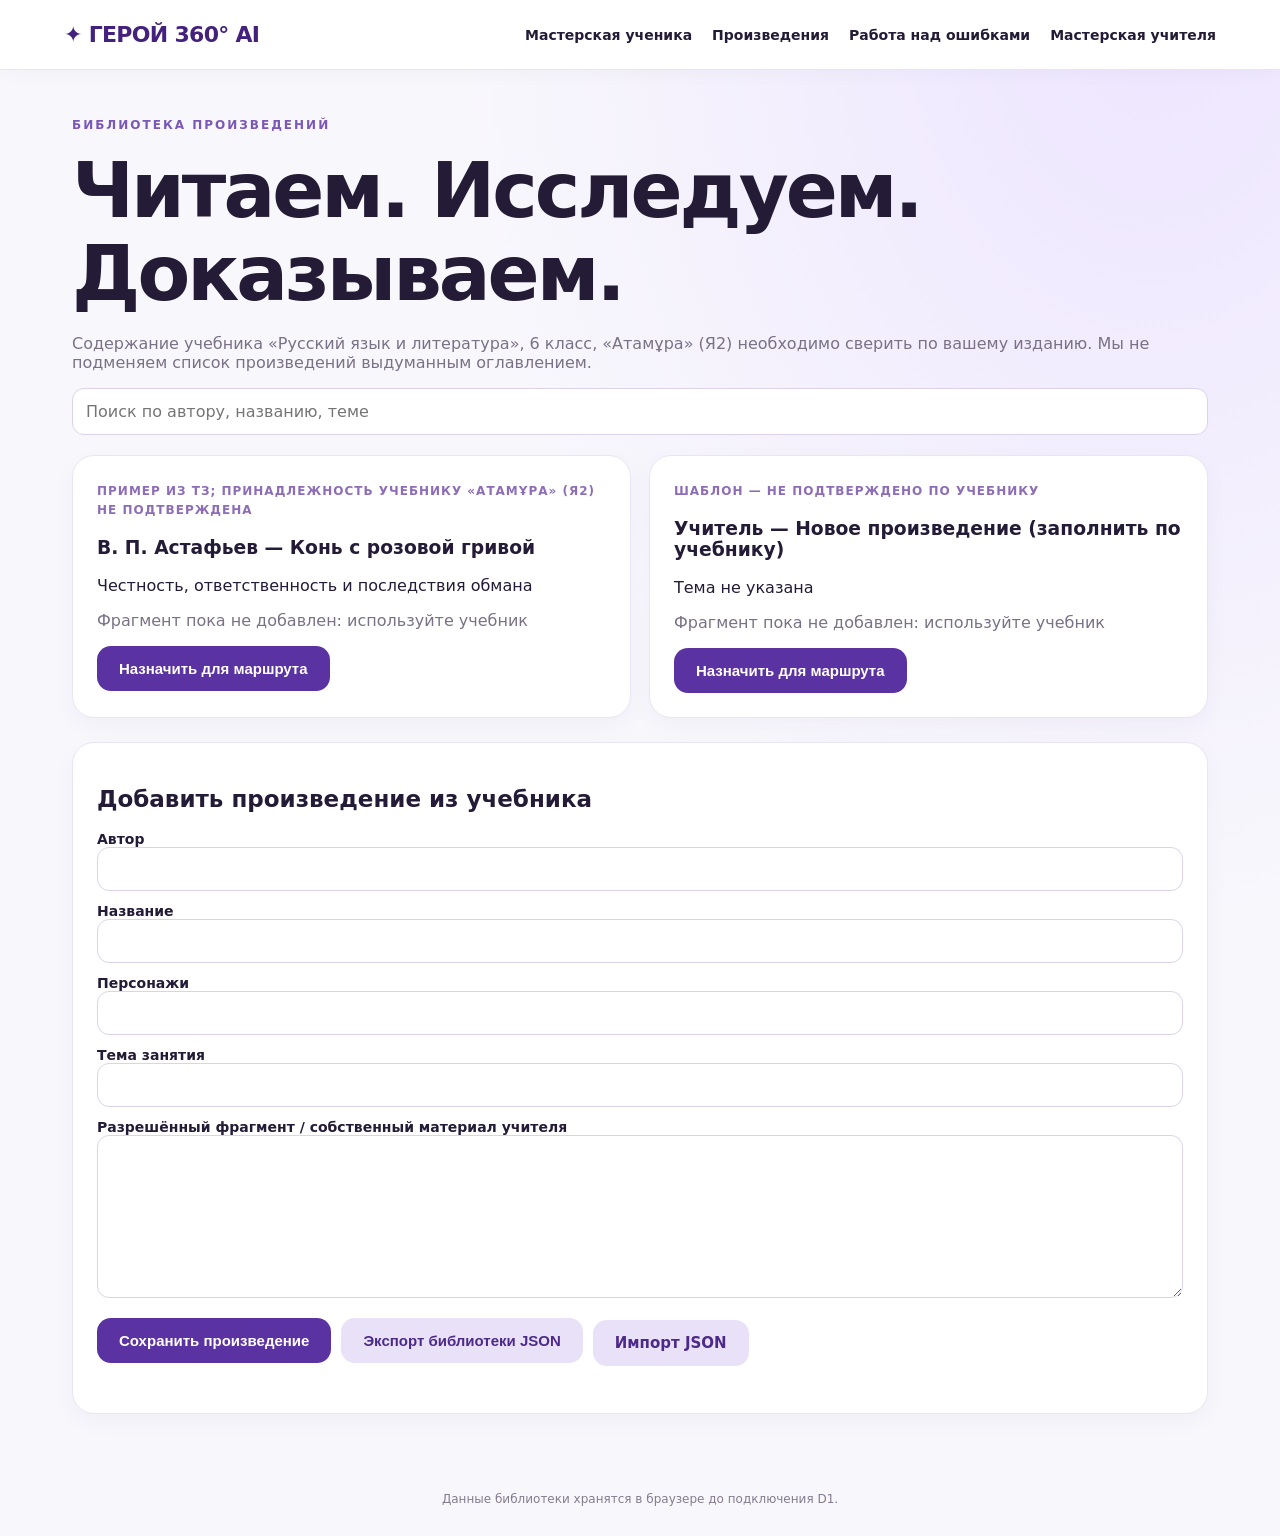
<file: works.html>
<!doctype html><html lang="ru"><head><meta charset="utf-8"><meta name="viewport" content="width=device-width,initial-scale=1"><title>Произведения — ГЕРОЙ 360° AI</title><link rel="stylesheet" href="style.css"></head><body><header><a class="brand" href="index.html">✦ ГЕРОЙ 360° AI</a><nav><a href="student.html">Мастерская ученика</a><a href="works.html">Произведения</a><a href="corrections.html">Работа над ошибками</a><a href="teacher.html">Мастерская учителя</a></nav></header><main><div class="eyebrow">БИБЛИОТЕКА ПРОИЗВЕДЕНИЙ</div><h1>Читаем. Исследуем. Доказываем.</h1><p class="muted">Содержание учебника «Русский язык и литература», 6 класс, «Атамұра» (Я2) необходимо сверить по вашему изданию. Мы не подменяем список произведений выдуманным оглавлением.</p><input id="searchWorks" placeholder="Поиск по автору, названию, теме"><div id="works" class="grid" style="margin-top:20px"></div><section class="card" style="margin-top:24px"><h2>Добавить произведение из учебника</h2><label>Автор<input id="newAuthor" maxlength="120"></label><label>Название<input id="newTitle" maxlength="180"></label><label>Персонажи<input id="newCharacter" maxlength="200"></label><label>Тема занятия<input id="newTopic" maxlength="250"></label><label>Разрешённый фрагмент / собственный материал учителя<textarea id="newFragment" maxlength="12000" rows="6"></textarea></label><div class="row"><button id="saveWork">Сохранить произведение</button><button class="secondary" id="exportWorks">Экспорт библиотеки JSON</button><label class="button secondary">Импорт JSON <input type="file" id="importWorks" accept="application/json" style="display:none"></label></div><p id="notice" role="status" class="muted"></p></section></main><footer>Данные библиотеки хранятся в браузере до подключения D1.</footer><script type="module" src="catalog.js"></script></body></html>
</file>
<file: style.css>
:root{font-family:Inter,system-ui,-apple-system,'Segoe UI',sans-serif;color:#241b36;background:#f7f5fc}*{box-sizing:border-box}body{margin:0}header{background:#fff;display:flex;justify-content:space-between;align-items:center;gap:20px;padding:22px max(5vw,20px);border-bottom:1px solid #eae5f4}a{text-decoration:none;color:inherit}.brand{font-size:22px;font-weight:850;letter-spacing:-.7px;color:#43217d}nav{display:flex;flex-wrap:wrap;gap:20px;font-weight:650;font-size:14px}main{max-width:1180px;margin:auto;padding:48px 22px}.hero{padding-top:90px}.eyebrow{font-size:12px;letter-spacing:2px;color:#7b58b8;font-weight:800}h1{font-size:clamp(42px,6vw,84px);line-height:1.08;letter-spacing:-3px;margin:18px 0}h1 em{color:#8051c9;font-style:normal}.hero>p{font-size:19px;max-width:660px;line-height:1.7;color:#655a72}.actions{display:flex;gap:12px;flex-wrap:wrap;margin:30px 0}.button,button{border:0;background:#5b32a2;color:white;padding:14px 22px;border-radius:14px;cursor:pointer;font-size:15px;font-weight:700;display:inline-block}.secondary{background:#e9e1f7;color:#4d298a}.ghost{background:white;color:#5b32a2;border:1px solid #ddd1ef}.hero-art{margin-top:65px;display:grid;grid-template-columns:repeat(3,1fr);gap:15px}.hero-art span,.card{background:white;border:1px solid #eae5f4;border-radius:22px;padding:24px;box-shadow:0 8px 24px #38206b09}.hero-art span{min-height:120px;display:flex;align-items:end;font-size:13px;font-weight:800;color:#69449f}.layout{display:grid;grid-template-columns:250px 1fr;gap:24px}.sidebar{display:flex;flex-direction:column;gap:8px}.sidebar button{text-align:left;background:white;color:#53328a;border:1px solid #e7dff3}.sidebar button.active{background:#59339b;color:white}.grid{display:grid;grid-template-columns:repeat(2,minmax(0,1fr));gap:18px}.muted{color:#7a7186}.pill{display:inline-block;background:#efe9f9;color:#6843a1;border-radius:100px;padding:7px 12px;font-size:12px;font-weight:750}textarea,input,select{font:inherit;width:100%;padding:13px;border-radius:12px;border:1px solid #dcd3ea;background:white}textarea{min-height:135px;resize:vertical}label{display:block;margin:12px 0 7px;font-weight:700;font-size:14px}.row{display:flex;align-items:center;gap:10px;flex-wrap:wrap}.space{justify-content:space-between}.notice{padding:13px 16px;border-radius:13px;background:#f0eafb;color:#52378a}.output{white-space:pre-wrap;line-height:1.65;background:#f5f1fb;border-radius:15px;padding:17px;min-height:70px}.stage-title{font-size:30px;margin:8px 0}.small{font-size:13px}.progress{height:11px;border-radius:20px;background:#e7e0f0;overflow:hidden}.progress>div{height:100%;background:#7650c5;transition:width .2s}.chip{background:#f2edfa;color:#54338d;border-radius:12px;padding:10px 12px;cursor:pointer;border:1px solid transparent}.chip.selected{border-color:#5b32a2;background:#e5d7fa}.hidden{display:none!important}table{width:100%;border-collapse:collapse}th,td{padding:12px;border-bottom:1px solid #eee8f6;text-align:left;font-size:14px}footer{padding:30px 5vw;color:#847b90;font-size:12px;text-align:center}@media(max-width:720px){header{align-items:flex-start;flex-direction:column}main{padding:25px 16px}.hero{padding-top:50px}.hero-art,.grid{grid-template-columns:1fr 1fr}.layout{grid-template-columns:1fr}.sidebar{flex-direction:row;overflow-x:auto}.sidebar button{white-space:nowrap}h1{letter-spacing:-1.5px}.hero-art span{min-height:90px;padding:12px}}@media(max-width:430px){.hero-art,.grid{grid-template-columns:1fr}nav{gap:12px}}

/* PRO interface */
:root{--violet:#5b32a2;--ink:#241b36}body{background:radial-gradient(ellipse at 90% 0%,#ede5ff 0,transparent 42%),#f8f7fc}header{position:sticky;top:0;z-index:10;box-shadow:0 2px 20px #25134c09}button,.button,.card{transition:transform .18s,box-shadow .18s}button:hover,.button:hover{transform:translateY(-2px)}.card:hover{box-shadow:0 14px 35px #38206b12}.stat{background:linear-gradient(135deg,#4e268e,#8c62d3);color:white;padding:23px;border-radius:22px}.stat b{display:block;font-size:34px}.stat span{font-size:13px;opacity:.9}.stats{display:grid;grid-template-columns:repeat(3,1fr);gap:15px;margin:20px 0}.chip-list{display:flex;flex-wrap:wrap;gap:9px;margin:15px 0}.chip{font:inherit;font-size:13px}.section-head{display:flex;justify-content:space-between;align-items:center;gap:12px}.mini{font-size:12px;letter-spacing:1px;text-transform:uppercase;color:#8d6eb6;font-weight:800}.focus{outline:2px solid #8a67cd;outline-offset:2px}.stack{display:grid;gap:14px}.quote{border-left:4px solid #a58ad7;padding-left:18px;color:#68547c}.a11y{display:flex;gap:10px;align-items:center}.badge-dot{display:inline-block;width:8px;height:8px;border-radius:50%;background:#39b98a;margin-right:5px}.wide{grid-column:1/-1}.callout{padding:18px;background:#fff7e7;border:1px solid #f2dfb5;border-radius:18px;color:#6b4a14}.lesson-card{display:flex;flex-direction:column;justify-content:space-between;min-height:185px}.lesson-card h3{margin:10px 0}.lesson-card p{line-height:1.55}.tabbar{display:flex;gap:10px;flex-wrap:wrap;margin:18px 0}.tabbar a{padding:10px 15px;border-radius:12px;background:#eee7f9;color:#59349b;font-weight:700}.tabbar a.current{background:#59349b;color:white}@media(max-width:720px){.stats{grid-template-columns:1fr 1fr}.stat b{font-size:25px}header{position:static}}@media print{header,nav,.actions,button,.no-print,footer{display:none!important}body{background:white}main{padding:0}.card{break-inside:avoid;box-shadow:none;border:1px solid #ccc}.grid{grid-template-columns:1fr 1fr}}

/* ULTRA learning experiences */
.page-heading{font-size:clamp(34px,5vw,60px);line-height:1.1;letter-spacing:-2px;margin:16px 0 12px}.journey{display:grid;gap:10px}.journey-item{display:flex;gap:14px;align-items:center;border:1px solid #eee7f6;padding:14px;border-radius:16px;background:#faf9fd}.journey-item.done{background:#f0ebfc}.journey-item>span{font-size:25px}.journey-item>div{flex:1}.journey-item small{display:block;color:#7a7186;margin-top:4px}.journey-item strong{color:#6c3db3}.award-grid{display:grid;grid-template-columns:repeat(2,minmax(0,1fr));gap:12px}.award{border:1px dashed #d8d0e4;border-radius:16px;padding:16px;display:grid;gap:5px;opacity:.55}.award.earned{opacity:1;border:1px solid #bba7e1;background:#f3eefe}.award span{font-size:28px}.award small{color:#766a87}.score-line{margin:15px 0}.score-line small{display:block;margin-bottom:6px}.card h2{font-size:23px}input[type=range]{accent-color:#6c3db3}.card textarea{line-height:1.6}button:focus-visible,a:focus-visible{outline:3px solid #d59d38;outline-offset:3px}@media(prefers-reduced-motion:reduce){*,*:before,*:after{transition:none!important;animation:none!important}}
</file>
